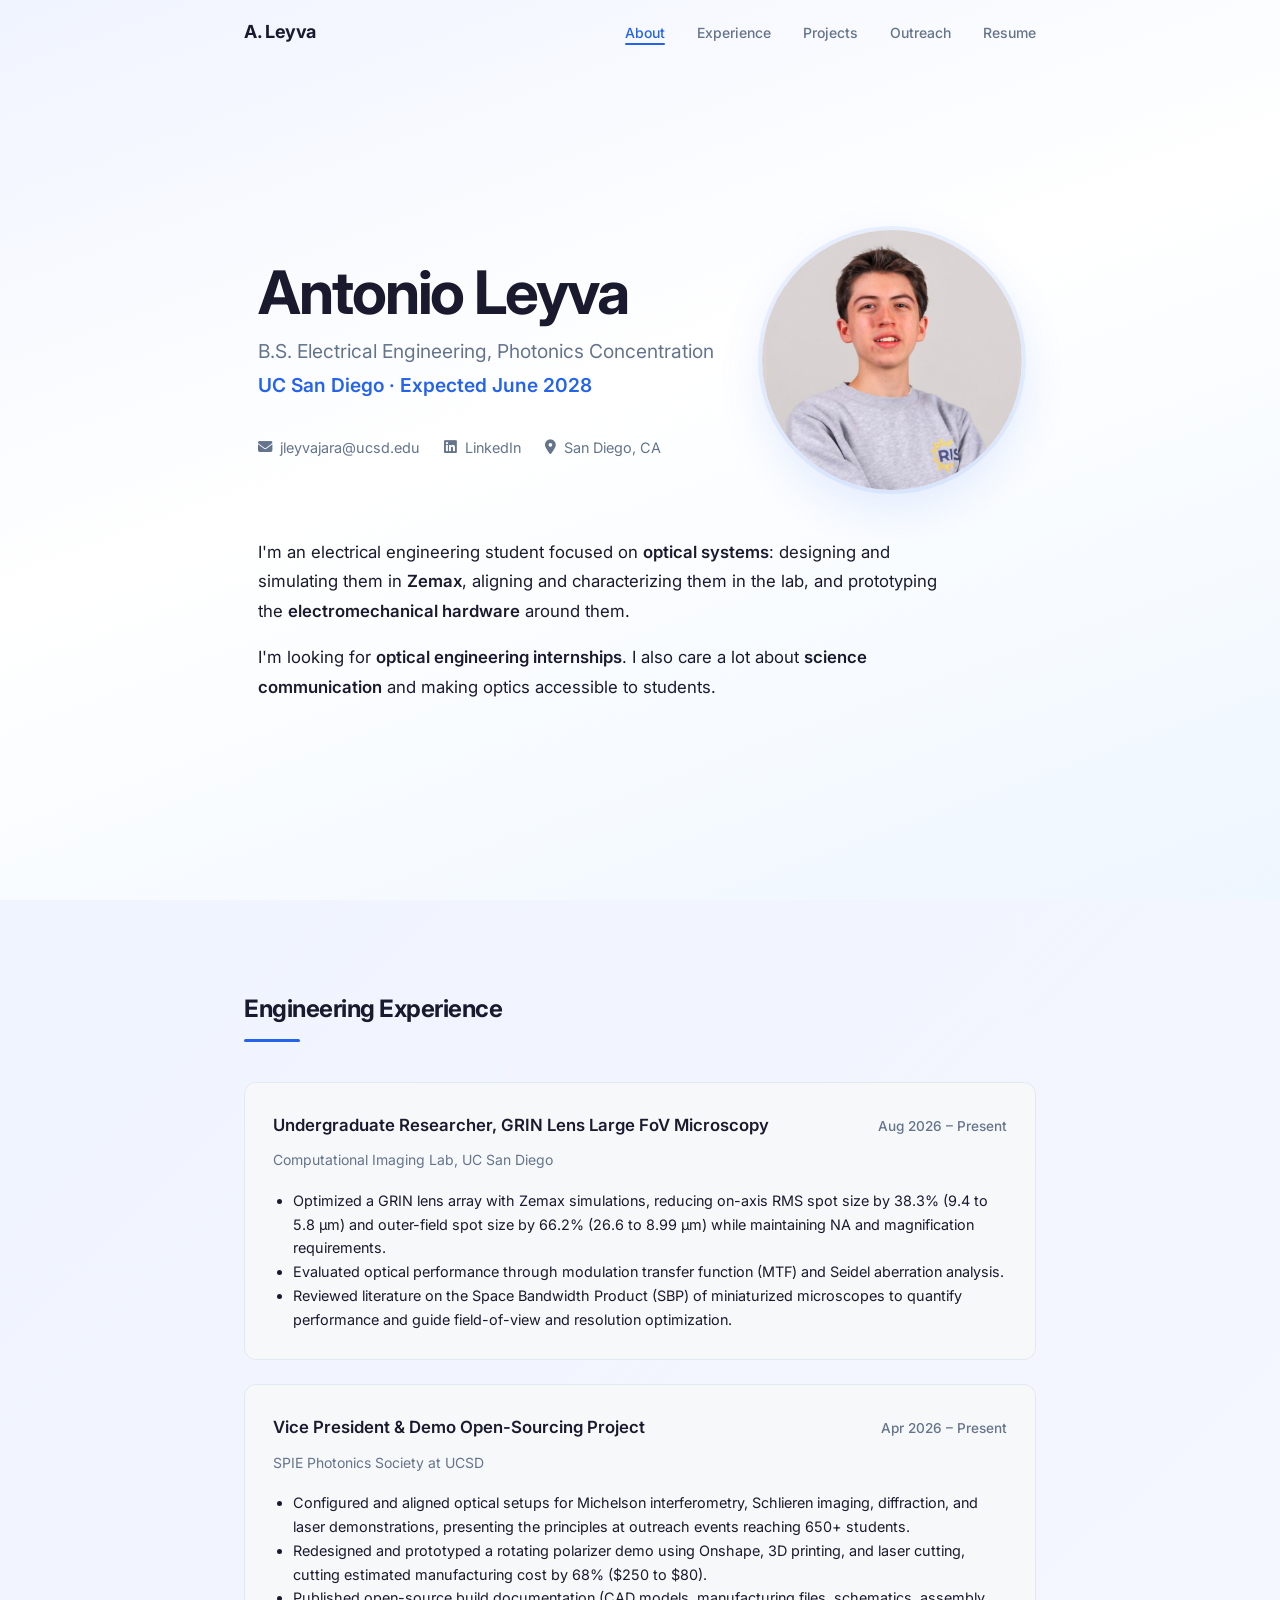
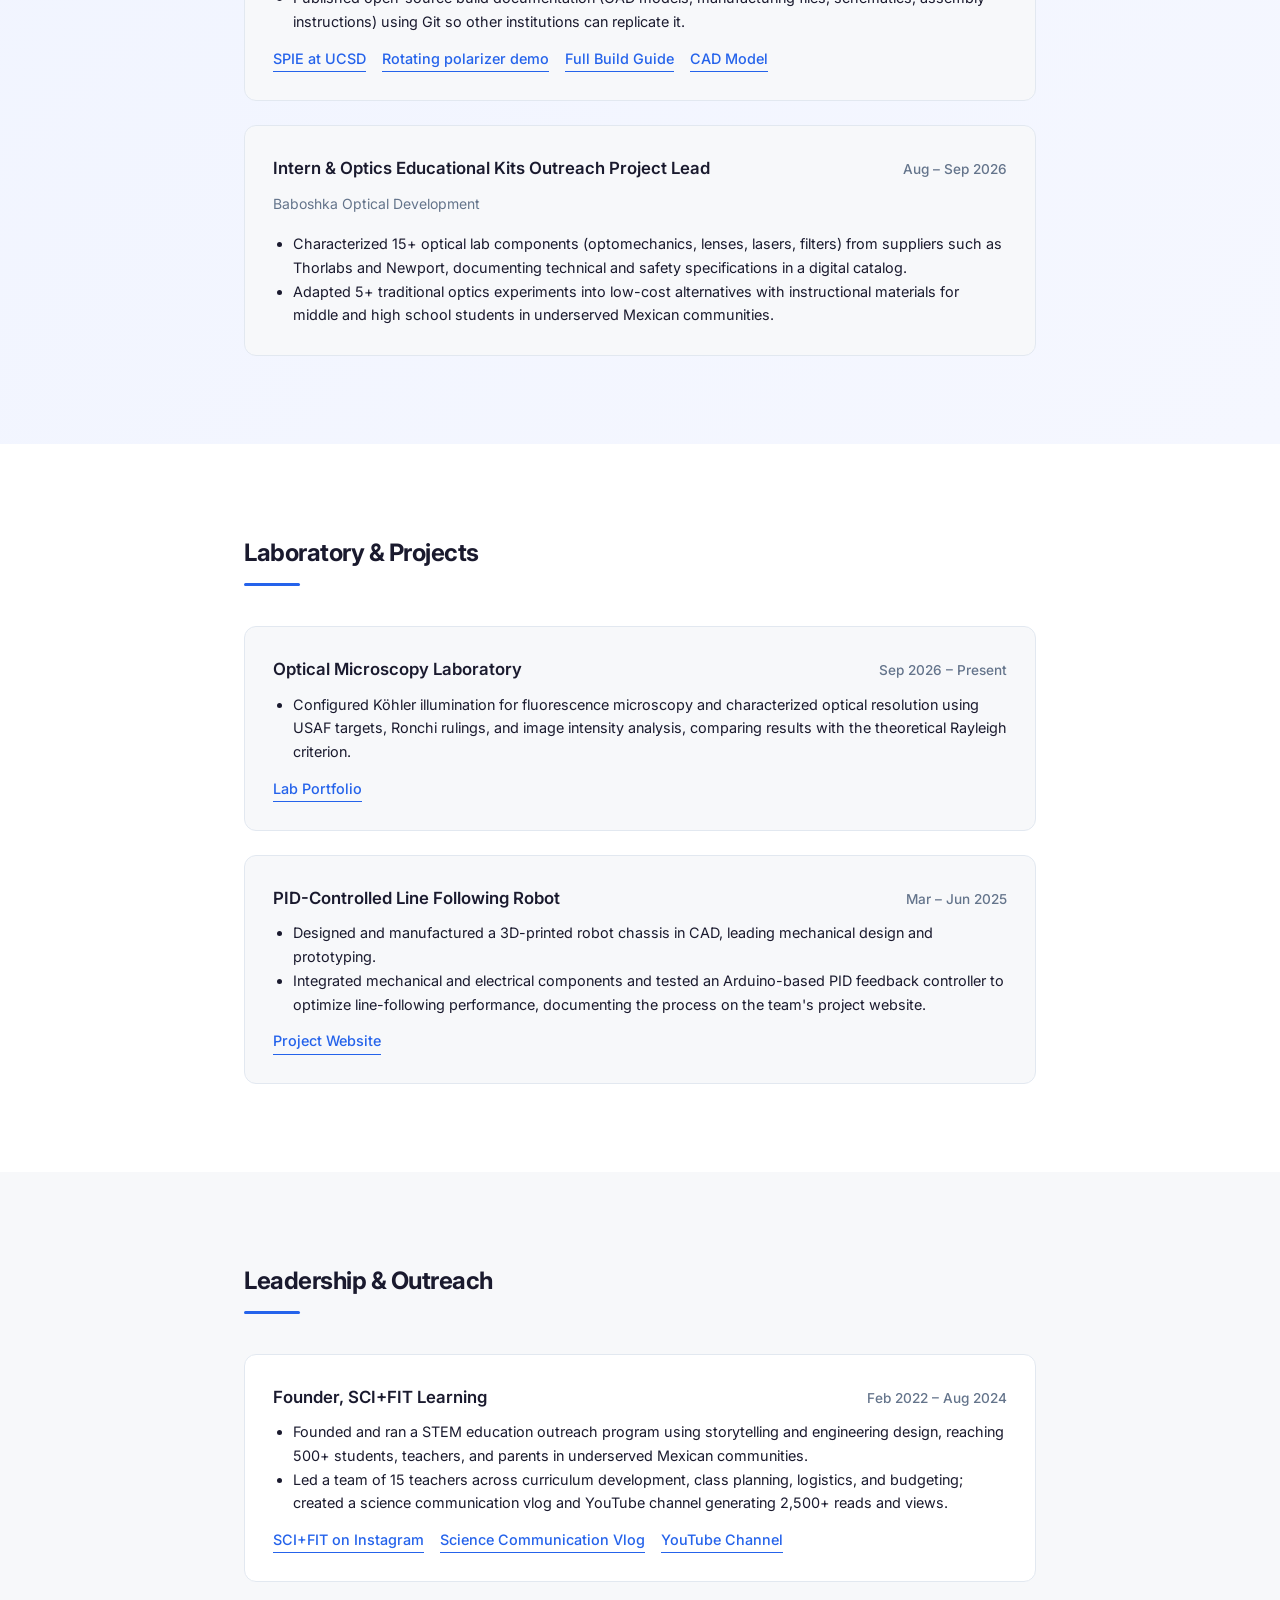
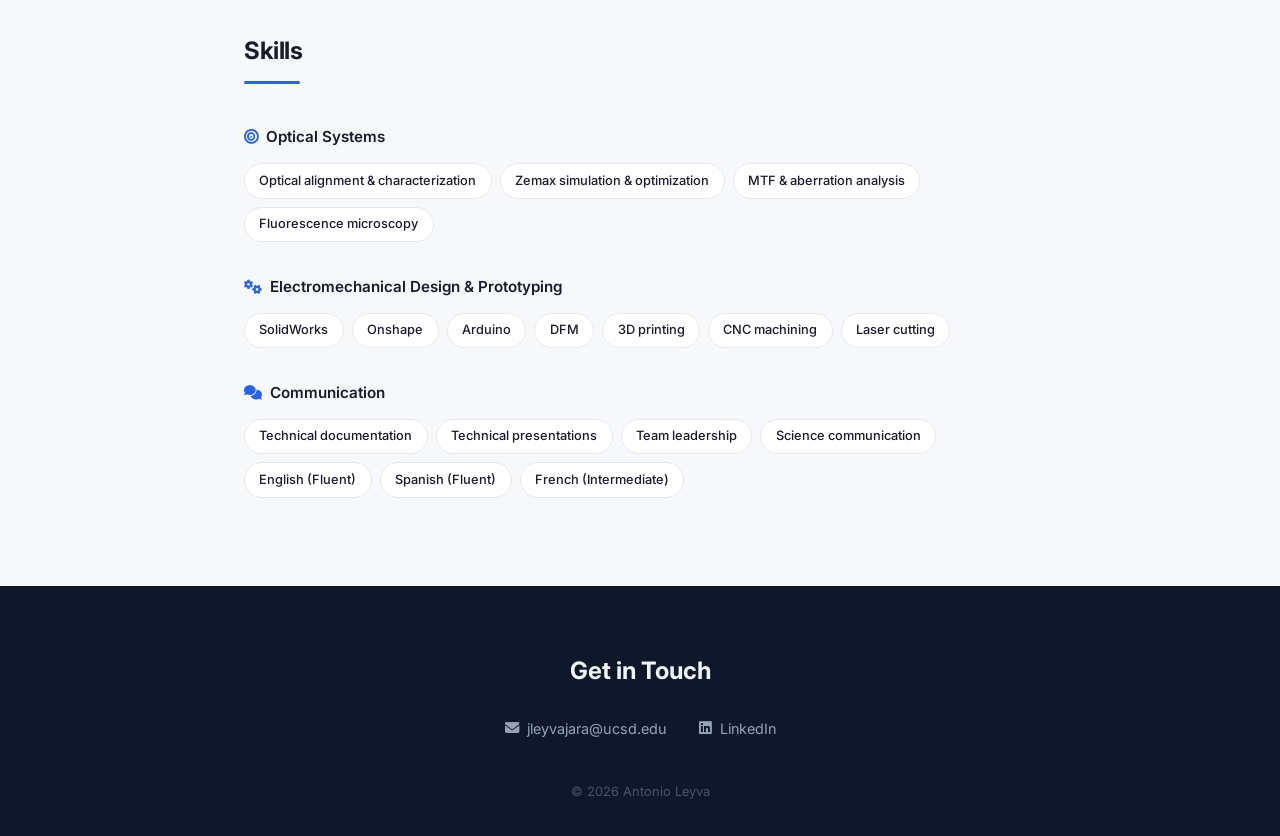
<file: index.html>
<!DOCTYPE html>
<html lang="en">
<head>
  <meta charset="UTF-8">
  <meta name="viewport" content="width=device-width, initial-scale=1.0">
  <title>Antonio Leyva – Photonics &amp; Optical Engineering</title>
  <meta name="description" content="Antonio Leyva – B.S. Electrical Engineering (Photonics) student at UC San Diego. Optical design, microscopy, and hands-on prototyping.">
  <link rel="icon" href="data:image/svg+xml,<svg xmlns=%22http://www.w3.org/2000/svg%22 viewBox=%220 0 100 100%22><text y=%22.9em%22 font-size=%2290%22>🔬</text></svg>">
  <link rel="preconnect" href="https://fonts.googleapis.com">
  <link rel="preconnect" href="https://fonts.gstatic.com" crossorigin>
  <link href="https://fonts.googleapis.com/css2?family=Inter:wght@300;400;500;600;700&display=swap" rel="stylesheet">
  <link rel="stylesheet" href="https://cdnjs.cloudflare.com/ajax/libs/font-awesome/6.5.1/css/all.min.css">
  <link rel="stylesheet" href="style.css">
</head>
<body>

  <nav class="nav" id="nav">
    <div class="nav-container">
      <a href="#hero" class="nav-logo">A. Leyva</a>
      <button class="hamburger" id="hamburger" aria-label="Toggle menu" aria-expanded="false">
        <span></span>
        <span></span>
        <span></span>
      </button>
      <div class="nav-menu" id="nav-menu">
        <ul class="nav-links">
          <li><a href="#hero">About</a></li>
          <li><a href="#experience">Experience</a></li>
          <li><a href="#projects">Projects</a></li>
          <li><a href="#leadership">Outreach</a></li>
          <li><a href="resume.html">Resume</a></li>
        </ul>
      </div>
    </div>
  </nav>

  <section class="hero" id="hero">
    <div class="container">
      <div class="hero-grid">
        <div class="hero-content">
          <h1 class="hero-name anim-hero" style="--delay: 0">Antonio Leyva</h1>
          <p class="hero-title anim-hero" style="--delay: 1">B.S. Electrical Engineering, Photonics Concentration</p>
          <p class="hero-affiliation anim-hero" style="--delay: 2">UC San Diego &middot; Expected June 2028</p>
          <div class="hero-links anim-hero" style="--delay: 3">
            <a href="mailto:jleyvajara@ucsd.edu" class="hero-link">
              <i class="fas fa-envelope"></i> jleyvajara@ucsd.edu
            </a>
            <a href="https://linkedin.com/in/antonioleyvajara" target="_blank" rel="noopener" class="hero-link">
              <i class="fab fa-linkedin"></i> LinkedIn
            </a>
            <span class="hero-link-text">
              <i class="fas fa-location-dot"></i> San Diego, CA
            </span>
          </div>
        </div>
        <div class="hero-photo anim-hero" style="--delay: 2">
          <img src="images/profile.png" alt="Antonio Leyva" width="260" height="260" style="object-position: center 20%;" onerror="this.parentElement.style.display='none'">
        </div>
      </div>
      <div class="hero-about reveal" style="--delay: 4">
        <p>
          I'm an electrical engineering student focused on <strong>optical systems</strong>: designing and simulating
          them in <strong>Zemax</strong>, aligning and characterizing them in the lab, and prototyping the
          <strong>electromechanical hardware</strong> around them.
        </p>
        <p>
          I'm looking for <strong>optical engineering internships</strong>. I also care a lot about
          <strong>science communication</strong> and making optics accessible to students.
        </p>
      </div>
    </div>
  </section>

  <section class="section news-section" id="experience">
    <div class="container">
      <h2 class="section-title reveal">Engineering Experience</h2>

      <div class="experience-card reveal" style="margin-bottom: 1.5rem;">
        <div class="experience-header">
          <h3>Undergraduate Researcher, GRIN Lens Large FoV Microscopy</h3>
          <span class="experience-date">Aug 2026 – Present</span>
        </div>
        <p class="experience-company">Computational Imaging Lab, UC San Diego</p>
        <ul class="experience-details">
          <li>Optimized a GRIN lens array with Zemax simulations, reducing on-axis RMS spot size by 38.3% (9.4 to 5.8 &micro;m) and outer-field spot size by 66.2% (26.6 to 8.99 &micro;m) while maintaining NA and magnification requirements.</li>
          <li>Evaluated optical performance through modulation transfer function (MTF) and Seidel aberration analysis.</li>
          <li>Reviewed literature on the Space Bandwidth Product (SBP) of miniaturized microscopes to quantify performance and guide field-of-view and resolution optimization.</li>
        </ul>
      </div>

      <div class="experience-card reveal" style="margin-bottom: 1.5rem;">
        <div class="experience-header">
          <h3>Vice President &amp; Demo Open-Sourcing Project</h3>
          <span class="experience-date">Apr 2026 – Present</span>
        </div>
        <p class="experience-company">SPIE Photonics Society at UCSD</p>
        <ul class="experience-details">
          <li>Configured and aligned optical setups for Michelson interferometry, Schlieren imaging, diffraction, and laser demonstrations, presenting the principles at outreach events reaching 650+ students.</li>
          <li>Redesigned and prototyped a rotating polarizer demo using Onshape, 3D printing, and laser cutting, cutting estimated manufacturing cost by 68% ($250 to $80).</li>
          <li>Published open-source build documentation (CAD models, manufacturing files, schematics, assembly instructions) using Git so other institutions can replicate it.</li>
        </ul>
        <div class="project-links">
          <a href="https://photonicsatucsd.com/" target="_blank" rel="noopener" class="inline-link">SPIE at UCSD</a>
          <a href="https://photonicsatucsd.com/demos/rotating-polarizer/" target="_blank" rel="noopener" class="inline-link">Rotating polarizer demo</a>
          <a href="https://docs.google.com/document/d/17LX7pu8DwwLDtRS-0BdYAuyCTlxGZm-d26hJAvVb6G0/edit?usp=sharing" target="_blank" rel="noopener" class="inline-link">Full Build Guide</a>
          <a href="https://cad.onshape.com/documents/973d08c03346aa7f2df32aaa/w/ab300ccd5454226b7df219cc/e/f430be3e1cba726abb87b598?page=2&email=jleyvajara@ucsd.edu" target="_blank" rel="noopener" class="inline-link">CAD Model</a>
        </div>
      </div>

      <div class="experience-card reveal">
        <div class="experience-header">
          <h3>Intern &amp; Optics Educational Kits Outreach Project Lead</h3>
          <span class="experience-date">Aug – Sep 2026</span>
        </div>
        <p class="experience-company">Baboshka Optical Development</p>
        <ul class="experience-details">
          <li>Characterized 15+ optical lab components (optomechanics, lenses, lasers, filters) from suppliers such as Thorlabs and Newport, documenting technical and safety specifications in a digital catalog.</li>
          <li>Adapted 5+ traditional optics experiments into low-cost alternatives with instructional materials for middle and high school students in underserved Mexican communities.</li>
        </ul>
      </div>
    </div>
  </section>

  <section class="section" id="projects">
    <div class="container">
      <h2 class="section-title reveal">Laboratory &amp; Projects</h2>

      <div class="experience-card reveal" style="margin-bottom: 1.5rem;">
        <div class="experience-header">
          <h3>Optical Microscopy Laboratory</h3>
          <span class="experience-date">Sep 2026 – Present</span>
        </div>
        <ul class="experience-details">
          <li>Configured K&ouml;hler illumination for fluorescence microscopy and characterized optical resolution using USAF targets, Ronchi rulings, and image intensity analysis, comparing results with the theoretical Rayleigh criterion.</li>
        </ul>
        <div class="project-links">
          <a href="https://docs.google.com/document/d/1xBBrJ8LxjoQiHo3te-tncJ_fxqUFlbQRoViluK-bv0Q/edit?usp=sharing" target="_blank" rel="noopener" class="inline-link">Lab Portfolio</a>
        </div>
      </div>

      <div class="experience-card reveal">
        <div class="experience-header">
          <h3>PID-Controlled Line Following Robot</h3>
          <span class="experience-date">Mar – Jun 2025</span>
        </div>
        <ul class="experience-details">
          <li>Designed and manufactured a 3D-printed robot chassis in CAD, leading mechanical design and prototyping.</li>
          <li>Integrated mechanical and electrical components and tested an Arduino-based PID feedback controller to optimize line-following performance, documenting the process on the team's project website.</li>
        </ul>
        <div class="project-links">
          <a href="https://sites.google.com/ucsd.edu/confusedmatlabusers" target="_blank" rel="noopener" class="inline-link">Project Website</a>
        </div>
      </div>
  </section>

  <section class="section section-alt" id="leadership">
    <div class="container">
      <h2 class="section-title reveal">Leadership &amp; Outreach</h2>

      <div class="experience-card reveal" style="background: var(--color-bg);">
        <div class="experience-header">
          <h3>Founder, SCI+FIT Learning</h3>
          <span class="experience-date">Feb 2022 – Aug 2024</span>
        </div>
        <ul class="experience-details">
          <li>Founded and ran a STEM education outreach program using storytelling and engineering design, reaching 500+ students, teachers, and parents in underserved Mexican communities.</li>
          <li>Led a team of 15 teachers across curriculum development, class planning, logistics, and budgeting; created a science communication vlog and YouTube channel generating 2,500+ reads and views.</li>
        </ul>
        <div class="project-links">
          <a href="https://www.instagram.com/scifit.learning/" target="_blank" rel="noopener" class="inline-link">SCI+FIT on Instagram</a>
          <a href="https://anthonyleyva21.substack.com/" target="_blank" rel="noopener" class="inline-link">Science Communication Vlog</a> 
          <a href="https://www.youtube.com/@antonioleyvaproductions/videos" target="_blank" rel="noopener" class="inline-link">YouTube Channel</a> 
        </div>
      </div>

      <h2 class="section-title reveal" style="margin-top: 3rem;">Skills</h2>
      <div class="skills-grid reveal">
        <div class="skill-category">
          <h4><i class="fas fa-bullseye"></i> Optical Systems</h4>
          <div class="skill-tags">
            <span class="skill-tag">Optical alignment &amp; characterization</span>
            <span class="skill-tag">Zemax simulation &amp; optimization</span>
            <span class="skill-tag">MTF &amp; aberration analysis</span>
            <span class="skill-tag">Fluorescence microscopy</span>
          </div>
        </div>
        <div class="skill-category">
          <h4><i class="fas fa-gears"></i> Electromechanical Design &amp; Prototyping</h4>
          <div class="skill-tags">
            <span class="skill-tag">SolidWorks</span>
            <span class="skill-tag">Onshape</span>
            <span class="skill-tag">Arduino</span>
            <span class="skill-tag">DFM</span>
            <span class="skill-tag">3D printing</span>
            <span class="skill-tag">CNC machining</span>
            <span class="skill-tag">Laser cutting</span>
          </div>
        </div>
        <div class="skill-category">
          <h4><i class="fas fa-comments"></i> Communication</h4>
          <div class="skill-tags">
            <span class="skill-tag">Technical documentation</span>
            <span class="skill-tag">Technical presentations</span>
            <span class="skill-tag">Team leadership</span>
            <span class="skill-tag">Science communication</span>
            <span class="skill-tag">English (Fluent)</span>
            <span class="skill-tag">Spanish (Fluent)</span>
            <span class="skill-tag">French (Intermediate)</span>
          </div>
        </div>
      </div>
    </div>
  </section>

  <footer class="footer" id="contact">
    <div class="container">
      <h2 class="footer-title">Get in Touch</h2>
      <div class="footer-links">
        <a href="mailto:jleyvajara@ucsd.edu"><i class="fas fa-envelope"></i> jleyvajara@ucsd.edu</a>
        <a href="https://linkedin.com/in/antonioleyvajara" target="_blank" rel="noopener"><i class="fab fa-linkedin"></i> LinkedIn</a>
      </div>
      <p class="footer-copy">&copy; 2026 Antonio Leyva</p>
    </div>
  </footer>

  <script src="main.js"></script>
</body>
</html>
</file>
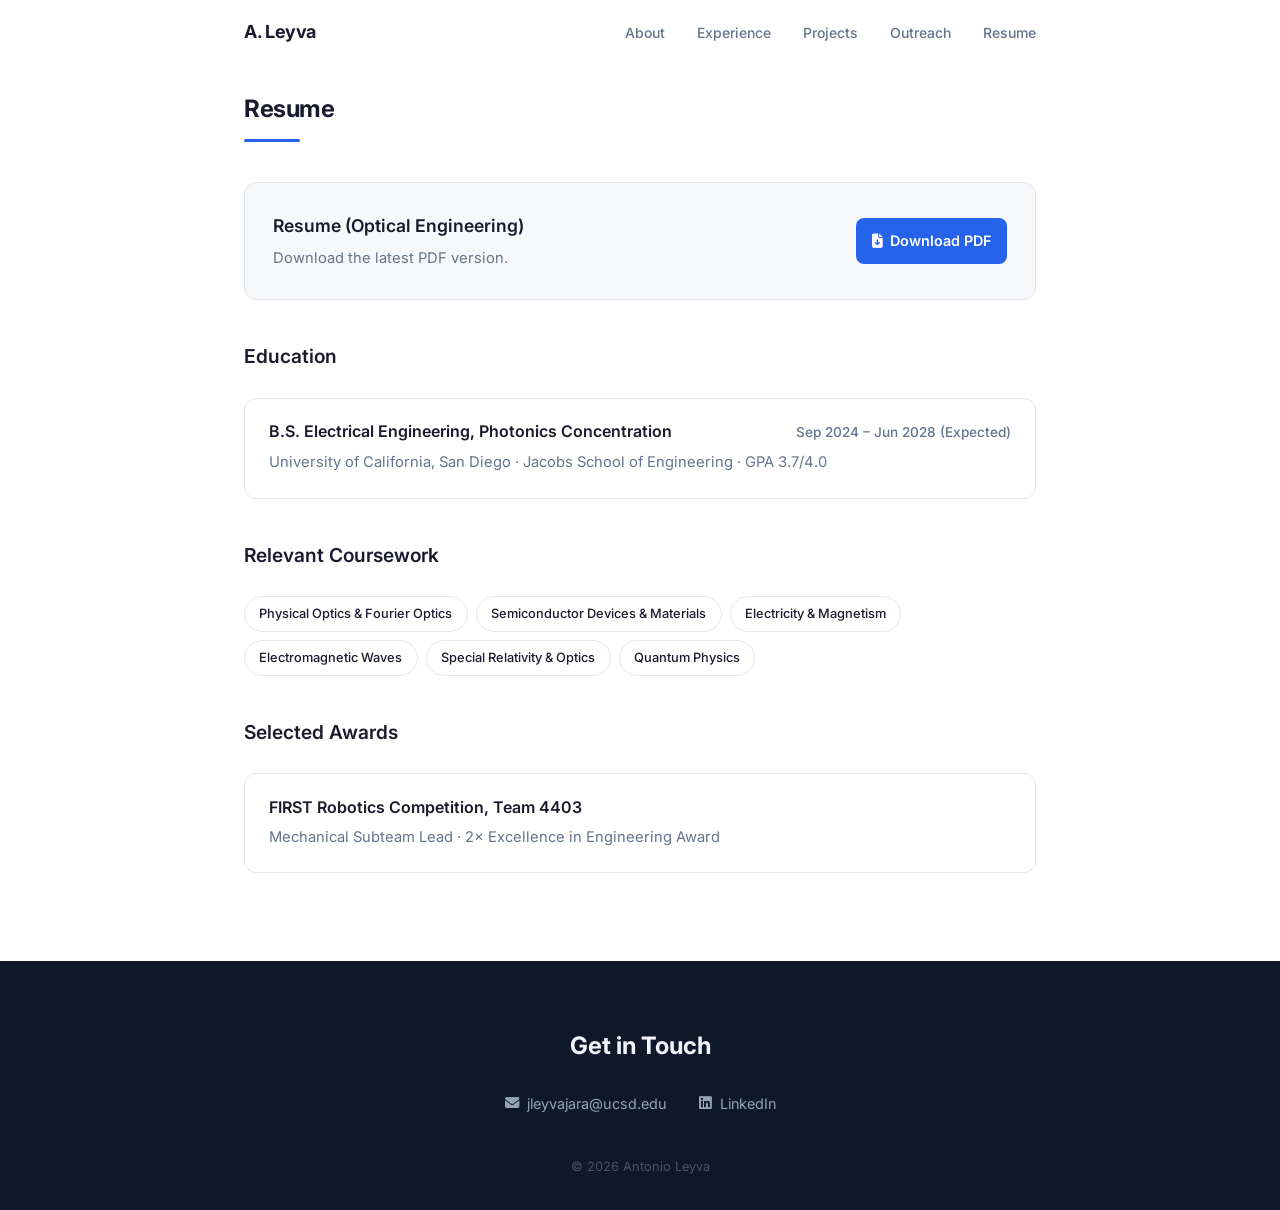
<file: resume.html>
<!DOCTYPE html>
<html lang="en">
<head>
  <meta charset="UTF-8">
  <meta name="viewport" content="width=device-width, initial-scale=1.0">
  <title>Resume – Antonio Leyva</title>
  <meta name="description" content="Antonio Leyva's resume: education and engineering experience in photonics and optical engineering.">
  <link rel="icon" href="data:image/svg+xml,<svg xmlns=%22http://www.w3.org/2000/svg%22 viewBox=%220 0 100 100%22><text y=%22.9em%22 font-size=%2290%22>🔬</text></svg>">
  <link rel="preconnect" href="https://fonts.googleapis.com">
  <link rel="preconnect" href="https://fonts.gstatic.com" crossorigin>
  <link href="https://fonts.googleapis.com/css2?family=Inter:wght@300;400;500;600;700&display=swap" rel="stylesheet">
  <link rel="stylesheet" href="https://cdnjs.cloudflare.com/ajax/libs/font-awesome/6.5.1/css/all.min.css">
  <link rel="stylesheet" href="style.css">
</head>
<body>

  <nav class="nav" id="nav">
    <div class="nav-container">
      <a href="index.html" class="nav-logo">A. Leyva</a>
      <button class="hamburger" id="hamburger" aria-label="Toggle menu" aria-expanded="false">
        <span></span>
        <span></span>
        <span></span>
      </button>
      <div class="nav-menu" id="nav-menu">
        <ul class="nav-links">
          <li><a href="index.html#hero">About</a></li>
          <li><a href="index.html#experience">Experience</a></li>
          <li><a href="index.html#projects">Projects</a></li>
          <li><a href="index.html#leadership">Outreach</a></li>
          <li><a href="resume.html">Resume</a></li>
        </ul>
      </div>
    </div>
  </nav>

  <section class="section" id="resume" style="min-height: calc(100vh - 5rem); display: flex; align-items: center;">
    <div class="container">
      <h2 class="section-title reveal">Resume</h2>

      <div class="resume-download-card reveal">
        <div>
          <h3>Resume (Optical Engineering)</h3>
          <p>Download the latest PDF version.</p>
        </div>
        <a href="resume/Antonio_Leyva_Resume.pdf" target="_blank" rel="noopener" class="resume-download-btn">
          <i class="fas fa-file-arrow-down"></i> Download PDF
        </a>
      </div>

      <h3 class="subsection-title reveal" style="margin-top: 2.5rem;">Education</h3>
      <div class="education-list">
        <div class="education-item reveal">
          <div class="education-header">
            <h4>B.S. Electrical Engineering, Photonics Concentration</h4>
            <span class="education-date">Sep 2024 – Jun 2028 (Expected)</span>
          </div>
          <p class="education-school">University of California, San Diego &middot; Jacobs School of Engineering &middot; GPA 3.7/4.0</p>
        </div>
      </div>

      <h3 class="subsection-title reveal" style="margin-top: 2.5rem;">Relevant Coursework</h3>
      <div class="skill-tags reveal">
        <span class="skill-tag">Physical Optics &amp; Fourier Optics</span>
        <span class="skill-tag">Semiconductor Devices &amp; Materials</span>
        <span class="skill-tag">Electricity &amp; Magnetism</span>
        <span class="skill-tag">Electromagnetic Waves</span>
        <span class="skill-tag">Special Relativity &amp; Optics</span>
        <span class="skill-tag">Quantum Physics</span>
      </div>

      <h3 class="subsection-title reveal" style="margin-top: 2.5rem;">Selected Awards</h3>
      <div class="education-list">
        <div class="education-item reveal">
          <div class="education-header">
            <h4>FIRST Robotics Competition, Team 4403</h4>
          </div>
          <p class="education-school">Mechanical Subteam Lead &middot; 2&times; Excellence in Engineering Award</p>
        </div>
      </div>
    </div>
  </section>

  <footer class="footer" id="contact">
    <div class="container">
      <h2 class="footer-title">Get in Touch</h2>
      <div class="footer-links">
        <a href="mailto:jleyvajara@ucsd.edu"><i class="fas fa-envelope"></i> jleyvajara@ucsd.edu</a>
        <a href="https://linkedin.com/in/antonioleyvajara" target="_blank" rel="noopener"><i class="fab fa-linkedin"></i> LinkedIn</a>
      </div>
      <p class="footer-copy">&copy; 2026 Antonio Leyva</p>
    </div>
  </footer>

  <script src="main.js"></script>
</body>
</html>
</file>
<file: style.css>
/* ================================================
   CSS Custom Properties
   ================================================ */
:root {
  --color-bg: #ffffff;
  --color-bg-alt: #f7f8fa;
  --color-text: #1a1a2e;
  --color-text-secondary: #64748b;
  --color-accent: #2563eb;
  --color-accent-light: #eff6ff;
  --color-border: #e2e8f0;
  --color-gold: #b45309;
  --color-gold-bg: #fef3c7;
  --color-footer-bg: #0f172a;
  --color-footer-text: #94a3b8;

  --font: 'Inter', -apple-system, BlinkMacSystemFont, 'Segoe UI', sans-serif;

  --ease-out-expo: cubic-bezier(0.16, 1, 0.3, 1);
  --ease-out-back: cubic-bezier(0.34, 1.56, 0.64, 1);
  --ease-smooth: cubic-bezier(0.4, 0, 0.2, 1);

  --container: 840px;
  --section-py: 5.5rem;
}

/* ================================================
   Reset & Base
   ================================================ */
*, *::before, *::after { margin: 0; padding: 0; box-sizing: border-box; }

html {
  scroll-behavior: smooth;
  scroll-padding-top: 5rem;
  -webkit-text-size-adjust: 100%;
}

body {
  font-family: var(--font);
  font-size: 1rem;
  line-height: 1.75;
  color: var(--color-text);
  background: var(--color-bg);
  -webkit-font-smoothing: antialiased;
  -moz-osx-font-smoothing: grayscale;
  overflow-x: hidden;
}

a {
  color: var(--color-accent);
  text-decoration: none;
  transition: color 0.3s var(--ease-smooth);
}
a:hover { color: #1d4ed8; }

ul { list-style: none; }
img { max-width: 100%; display: block; }

::selection {
  background: var(--color-accent);
  color: #fff;
}

/* ================================================
   Layout
   ================================================ */
.container {
  max-width: var(--container);
  margin: 0 auto;
  padding: 0 1.5rem;
}

.section {
  padding: var(--section-py) 0;
}

.section-alt {
  background: var(--color-bg-alt);
}

.section-title {
  font-size: 1.5rem;
  font-weight: 700;
  margin-bottom: 2.5rem;
  position: relative;
  padding-bottom: 0.75rem;
  letter-spacing: -0.02em;
}

.section-title::after {
  content: '';
  position: absolute;
  bottom: 0;
  left: 0;
  width: 2.5rem;
  height: 3px;
  background: var(--color-accent);
  border-radius: 2px;
  transition: width 0.6s var(--ease-out-expo);
}

.section-title.visible::after {
  width: 3.5rem;
}

.subsection-title {
  font-size: 1.2rem;
  font-weight: 600;
  margin-top: 3rem;
  margin-bottom: 1.5rem;
}

/* ================================================
   Navigation
   ================================================ */
.nav {
  position: fixed;
  top: 0;
  left: 0;
  right: 0;
  z-index: 1000;
  padding: 1rem 0;
  transition: background 0.5s var(--ease-smooth),
              padding 0.5s var(--ease-smooth),
              box-shadow 0.5s var(--ease-smooth);
}

.nav.scrolled {
  background: rgba(255, 255, 255, 0.88);
  backdrop-filter: blur(20px);
  -webkit-backdrop-filter: blur(20px);
  box-shadow: 0 1px 3px rgba(0, 0, 0, 0.04);
  padding: 0.65rem 0;
}

.nav-container {
  max-width: var(--container);
  margin: 0 auto;
  padding: 0 1.5rem;
  display: flex;
  align-items: center;
  justify-content: space-between;
}

.nav-logo {
  font-size: 1.125rem;
  font-weight: 700;
  color: var(--color-text);
  letter-spacing: -0.02em;
}
.nav-logo:hover { color: var(--color-accent); }

.nav-links {
  display: flex;
  gap: 2rem;
}

.nav-links a {
  font-size: 0.875rem;
  font-weight: 500;
  color: var(--color-text-secondary);
  position: relative;
}

.nav-links a::after {
  content: '';
  position: absolute;
  bottom: -4px;
  left: 0;
  width: 0;
  height: 2px;
  background: var(--color-accent);
  border-radius: 1px;
  transition: width 0.35s var(--ease-out-expo);
}

.nav-links a:hover,
.nav-links a.active {
  color: var(--color-accent);
}
.nav-links a:hover::after,
.nav-links a.active::after {
  width: 100%;
}

/* Hamburger */
.hamburger {
  display: none;
  flex-direction: column;
  gap: 5px;
  background: none;
  border: none;
  cursor: pointer;
  padding: 4px;
  z-index: 1001;
}

.hamburger span {
  display: block;
  width: 22px;
  height: 2px;
  background: var(--color-text);
  border-radius: 2px;
  transition: all 0.4s var(--ease-out-expo);
  transform-origin: center;
}

.hamburger.active span:nth-child(1) {
  transform: rotate(45deg) translate(5px, 5px);
}
.hamburger.active span:nth-child(2) {
  opacity: 0;
  transform: scaleX(0);
}
.hamburger.active span:nth-child(3) {
  transform: rotate(-45deg) translate(5px, -5px);
}

/* Mobile overlay */
.nav-menu {
  display: flex;
}

/* ================================================
   Hero
   ================================================ */
.hero {
  min-height: 100vh;
  min-height: 100dvh;
  display: flex;
  align-items: center;
  background: linear-gradient(160deg, #f0f4ff 0%, #ffffff 45%, #eef6ff 100%);
  padding: 6rem 0 4rem;
}

.hero-grid {
  display: flex;
  align-items: center;
  justify-content: space-between;
  gap: 3rem;
}

.hero-content {
  max-width: 520px;
  flex: 1;
}

.hero-photo {
  flex-shrink: 0;
}

.hero-photo img {
  width: 260px;
  height: 260px;
  border-radius: 50%;
  object-fit: cover;
  box-shadow: 0 16px 48px rgba(37, 99, 235, 0.12), 0 0 0 4px rgba(37, 99, 235, 0.08);
  transition: transform 0.6s var(--ease-out-expo),
              box-shadow 0.6s var(--ease-out-expo);
}

.hero-photo img:hover {
  transform: scale(1.04) rotate(1deg);
  box-shadow: 0 20px 56px rgba(37, 99, 235, 0.18), 0 0 0 4px rgba(37, 99, 235, 0.12);
}

.hero-name {
  font-size: clamp(2.5rem, 7vw, 3.75rem);
  font-weight: 700;
  letter-spacing: -0.035em;
  line-height: 1.1;
  margin-bottom: 0.75rem;
}

.hero-title {
  font-size: clamp(1rem, 2.5vw, 1.2rem);
  color: var(--color-text-secondary);
  font-weight: 400;
  line-height: 1.5;
  margin-bottom: 0.2rem;
}

.hero-affiliation {
  font-size: clamp(1rem, 2.5vw, 1.2rem);
  color: var(--color-accent);
  font-weight: 600;
  margin-bottom: 2rem;
}

.hero-affiliation-compact {
  margin-bottom: 1rem;
}

.hero-links {
  display: flex;
  flex-wrap: wrap;
  gap: 1.5rem;
  align-items: center;
}

.hero-link,
.hero-link-text {
  display: inline-flex;
  align-items: center;
  gap: 0.5rem;
  font-size: 0.9rem;
  color: var(--color-text-secondary);
  transition: color 0.3s var(--ease-smooth);
}
.hero-link:hover { color: var(--color-accent); }

/* Hero entrance animation */
.anim-hero {
  opacity: 0;
  transform: translateY(28px);
  animation: heroIn 0.95s var(--ease-out-expo) forwards;
  animation-delay: calc(var(--delay) * 0.13s + 0.15s);
}

@keyframes heroIn {
  to {
    opacity: 1;
    transform: translateY(0);
  }
}

/* ================================================
   Hero About (below photo and background)
   ================================================ */
.hero-about {
  font-size: 1.05rem;
  max-width: 680px;
  margin-top: 3rem;
  opacity: 0;
  transform: translateY(28px);
  animation: heroIn 0.95s var(--ease-out-expo) forwards;
  animation-delay: calc(var(--delay) * 0.13s + 0.15s);
}

.hero-about strong {
  font-weight: 600;
}

.hero-about p:first-child {
  margin-bottom: 1.1rem;
}

/* ================================================
   Timeline (Education)
   ================================================ */
.timeline {
  position: relative;
  padding-left: 2rem;
}

.timeline::before {
  content: '';
  position: absolute;
  left: 6px;
  top: 8px;
  bottom: 8px;
  width: 2px;
  background: var(--color-border);
}

.timeline-item {
  position: relative;
  padding-bottom: 2.5rem;
}
.timeline-item:last-child { padding-bottom: 0; }

.timeline-dot {
  position: absolute;
  left: -2rem;
  top: 6px;
  width: 14px;
  height: 14px;
  border-radius: 50%;
  background: var(--color-bg-alt);
  border: 3px solid var(--color-accent);
  z-index: 1;
  transform: scale(0);
  transition: transform 0.5s var(--ease-out-back),
              background 0.3s var(--ease-smooth);
}

.timeline-item.visible .timeline-dot {
  transform: scale(1);
}

.timeline-item:hover .timeline-dot {
  background: var(--color-accent);
}

.timeline-header {
  display: flex;
  justify-content: space-between;
  align-items: baseline;
  flex-wrap: wrap;
  gap: 0.5rem;
  margin-bottom: 0.25rem;
}

.timeline-header h3 {
  font-size: 1.1rem;
  font-weight: 600;
}

.timeline-date {
  font-size: 0.85rem;
  color: var(--color-text-secondary);
  font-weight: 500;
  white-space: nowrap;
}

.timeline-degree {
  font-size: 0.95rem;
  margin-bottom: 0.1rem;
}

.timeline-location {
  font-size: 0.85rem;
  color: var(--color-text-secondary);
}

/* ================================================
   Research Cards
   ================================================ */
.research-card {
  background: var(--color-bg);
  border: 1px solid var(--color-border);
  border-radius: 12px;
  padding: 1.75rem;
  margin-bottom: 1.5rem;
  display: grid;
  grid-template-columns: 180px 1fr;
  gap: 1.5rem;
  align-items: start;
  transition: transform 0.45s var(--ease-out-expo),
              box-shadow 0.45s var(--ease-out-expo),
              border-color 0.35s var(--ease-smooth);
}

.research-card:last-child { margin-bottom: 0; }

.research-card:hover {
  transform: translateY(-4px);
  box-shadow: 0 12px 36px rgba(0, 0, 0, 0.07);
  border-color: var(--color-accent);
}

.research-header {
  display: flex;
  justify-content: space-between;
  align-items: center;
  flex-wrap: wrap;
  gap: 0.75rem;
  margin-bottom: 1rem;
}

.research-header h3 {
  font-size: 1.05rem;
  font-weight: 600;
  flex: 1;
  min-width: 200px;
}

.paper-link {
  display: inline-flex;
  align-items: center;
  gap: 0.4rem;
  padding: 0.4rem 0.8rem;
  font-size: 0.85rem;
  font-weight: 500;
  color: var(--color-accent);
  text-decoration: none;
  border: 1px solid var(--color-accent);
  border-radius: 6px;
  transition: all 0.25s var(--ease-smooth);
  white-space: nowrap;
}

.paper-link:hover {
  background: var(--color-accent);
  color: white;
}

.research-date {
  font-size: 0.85rem;
  color: var(--color-text-secondary);
  font-weight: 500;
  white-space: nowrap;
}

.research-meta {
  display: flex;
  flex-wrap: wrap;
  gap: 0.5rem;
  font-size: 0.875rem;
  margin-bottom: 1rem;
}

.research-meta span {
  display: inline-flex;
  align-items: center;
  padding: 0.25rem 0.6rem;
  color: var(--color-text-secondary);
  background: var(--color-bg-alt);
  border: 1px solid var(--color-border);
  border-radius: 999px;
  line-height: 1.4;
}

.research-details {
  padding-left: 1.25rem;
  list-style: disc;
}

.research-details li {
  font-size: 0.9rem;
  margin-bottom: 0.35rem;
  line-height: 1.65;
}
.research-details li:last-child { margin-bottom: 0; }

.research-figure {
  width: 180px;
  height: 130px;
}

.research-figure img {
  width: 100%;
  height: 100%;
  object-fit: contain;
  background: var(--color-bg-alt);
  border-radius: 8px;
  border: 1px solid var(--color-border);
}

.research-abstract {
  font-size: 0.95rem;
  line-height: 1.7;
  color: var(--color-text);
}

/* ================================================
   News Section
   ================================================ */
.news-section {
  background: linear-gradient(135deg, #f0f4ff 0%, #f5f7ff 100%);
}

.news-card {
  background: var(--color-bg);
  border: 1px solid var(--color-border);
  border-radius: 12px;
  padding: 2rem;
  box-shadow: 0 4px 16px rgba(37, 99, 235, 0.06);
  transition: all 0.35s var(--ease-smooth);
}

.news-card:hover {
  box-shadow: 0 12px 32px rgba(37, 99, 235, 0.1);
  border-color: var(--color-accent);
  transform: translateY(-2px);
}

.news-list {
  list-style: none;
  padding: 0;
}

.news-list li {
  display: flex;
  gap: 1.5rem;
  padding: 1rem 0;
  border-bottom: 1px solid var(--color-border);
  align-items: flex-start;
}

.news-list li:last-child {
  border-bottom: none;
  padding-bottom: 0;
}

.news-date {
  font-size: 0.85rem;
  font-weight: 600;
  color: var(--color-accent);
  white-space: nowrap;
  padding-top: 0.1rem;
  flex: 0 0 8rem;
}

.news-text {
  font-size: 0.95rem;
  line-height: 1.6;
  color: var(--color-text);
  flex: 1;
  min-width: 0;
}

.news-text strong {
  font-weight: 600;
  color: var(--color-text);
}

/* ================================================
   Publications
   ================================================ */
.pub-item {
  padding: 1.4rem 1.5rem;
  border-left: 3px solid var(--color-border);
  margin-bottom: 1.25rem;
  border-radius: 0 8px 8px 0;
  transition: border-color 0.35s var(--ease-smooth),
              background 0.35s var(--ease-smooth),
              padding-left 0.35s var(--ease-out-expo);
}

.pub-item:hover {
  border-left-color: var(--color-accent);
  background: rgba(37, 99, 235, 0.025);
  padding-left: 1.75rem;
}

.pub-text p {
  font-size: 0.95rem;
  line-height: 1.7;
  margin-bottom: 0.6rem;
}

.badge {
  display: inline-block;
  font-size: 0.75rem;
  font-weight: 600;
  padding: 0.2rem 0.7rem;
  border-radius: 20px;
  background: var(--color-accent-light);
  color: var(--color-accent);
  letter-spacing: 0.01em;
}

.badge-gold {
  background: var(--color-gold-bg);
  color: var(--color-gold);
}

/* ================================================
   Experience
   ================================================ */
.experience-card {
  background: var(--color-bg-alt);
  border: 1px solid var(--color-border);
  border-radius: 12px;
  padding: 1.75rem;
  transition: transform 0.45s var(--ease-out-expo),
              box-shadow 0.45s var(--ease-out-expo);
}

.experience-card:hover {
  transform: translateY(-3px);
  box-shadow: 0 8px 28px rgba(0, 0, 0, 0.05);
}

.experience-header {
  display: flex;
  justify-content: space-between;
  align-items: baseline;
  flex-wrap: wrap;
  gap: 0.75rem;
  margin-bottom: 0.5rem;
}

.experience-header h3 {
  font-size: 1.05rem;
  font-weight: 600;
}

.experience-date {
  font-size: 0.85rem;
  color: var(--color-text-secondary);
  font-weight: 500;
}

.experience-company {
  font-size: 0.875rem;
  color: var(--color-text-secondary);
  margin-bottom: 1rem;
}

.experience-details {
  padding-left: 1.25rem;
  list-style: disc;
}

.experience-details li {
  font-size: 0.9rem;
  line-height: 1.65;
}

.inline-link {
  color: var(--color-accent);
  text-decoration: none;
  font-weight: 500;
  border-bottom: 1px solid var(--color-accent);
  transition: opacity 0.25s var(--ease-smooth);
}

.inline-link:hover {
  opacity: 0.8;
}

.experience-card-with-image {
  display: flex;
  gap: 1.5rem;
  align-items: flex-start;
}

.experience-card-image {
  flex-shrink: 0;
  width: 140px;
}

.experience-card-image img {
  width: 100%;
  height: auto;
  border-radius: 8px;
  border: 1px solid var(--color-border);
}

.experience-card-content {
  flex: 1;
  min-width: 0;
}

@media (max-width: 768px) {
  .experience-card-with-image {
    flex-direction: column;
  }

  .experience-card-image {
    width: 100%;
  }
}

/* ================================================
   Resume
   ================================================ */
.resume-download-card {
  display: flex;
  justify-content: space-between;
  align-items: center;
  gap: 1.5rem;
  background: var(--color-bg-alt);
  border: 1px solid var(--color-border);
  border-radius: 12px;
  padding: 1.75rem;
  margin-bottom: 2.5rem;
  transition: transform 0.45s var(--ease-out-expo),
              box-shadow 0.45s var(--ease-out-expo),
              border-color 0.35s var(--ease-smooth);
}

.resume-download-card:hover {
  transform: translateY(-3px);
  box-shadow: 0 10px 30px rgba(0, 0, 0, 0.06);
  border-color: var(--color-accent);
}

.resume-download-label {
  font-size: 0.78rem;
  font-weight: 700;
  color: var(--color-accent);
  text-transform: uppercase;
  letter-spacing: 0.08em;
  margin-bottom: 0.35rem;
}

.resume-download-card h3 {
  font-size: 1.1rem;
  font-weight: 600;
  margin-bottom: 0.35rem;
}

.resume-download-card p:not(.resume-download-label) {
  font-size: 0.92rem;
  color: var(--color-text-secondary);
  line-height: 1.6;
}

.resume-download-btn {
  display: inline-flex;
  align-items: center;
  justify-content: center;
  gap: 0.45rem;
  flex-shrink: 0;
  min-height: 2.75rem;
  padding: 0.65rem 1rem;
  border-radius: 8px;
  background: var(--color-accent);
  color: #ffffff;
  font-size: 0.9rem;
  font-weight: 600;
  white-space: nowrap;
  transition: transform 0.25s var(--ease-smooth),
              box-shadow 0.25s var(--ease-smooth),
              background 0.25s var(--ease-smooth);
}

.resume-download-btn:hover {
  background: #1d4ed8;
  color: #ffffff;
  transform: translateY(-2px);
  box-shadow: 0 8px 20px rgba(37, 99, 235, 0.22);
}

.education-list {
  display: grid;
  gap: 1rem;
}

.education-item {
  background: var(--color-bg);
  border: 1px solid var(--color-border);
  border-radius: 12px;
  padding: 1.35rem 1.5rem;
  transition: transform 0.45s var(--ease-out-expo),
              box-shadow 0.45s var(--ease-out-expo),
              border-color 0.35s var(--ease-smooth);
}

.education-item:hover {
  transform: translateY(-3px);
  box-shadow: 0 8px 28px rgba(0, 0, 0, 0.05);
  border-color: var(--color-accent);
}

.education-header {
  display: flex;
  justify-content: space-between;
  align-items: baseline;
  flex-wrap: wrap;
  gap: 0.5rem 1rem;
  margin-bottom: 0.35rem;
}

.education-header h4 {
  font-size: 1rem;
  font-weight: 600;
  line-height: 1.45;
}

.education-date {
  font-size: 0.85rem;
  color: var(--color-text-secondary);
  font-weight: 500;
}

.education-school {
  font-size: 0.92rem;
  color: var(--color-text-secondary);
}

/* ================================================
   Interests (single boxed row)
   ================================================ */
/* subtitle removed — no dedicated styles needed */

.interests-box {
  background: var(--color-bg-alt);
  border: 1px solid var(--color-border);
  border-radius: 12px;
  padding: 1rem 1.25rem;
}

.interests-row {
  display: flex;
  justify-content: center;
  align-items: center;
  gap: 1rem;
}

.interests-row img {
  width: 120px;
  height: 120px;
  object-fit: cover;
  border-radius: 8px;
  border: 1px solid var(--color-border);
  transition: transform 0.25s var(--ease-smooth);
}

.interests-row img:hover {
  transform: scale(1.06);
}

@media (max-width: 1024px) {
  .interests-row img {
    width: 100px;
    height: 100px;
  }
}

@media (max-width: 768px) {
  .interests-row img {
    width: 84px;
    height: 84px;
  }
}

@media (max-width: 480px) {
  .interests-row {
    gap: 0.5rem;
  }
  .interests-row img {
    width: 68px;
    height: 68px;
  }
}

/* ================================================
   Skills
   ================================================ */
.skills-grid {
  display: grid;
  gap: 2rem;
}

.skill-category h4 {
  font-size: 0.95rem;
  font-weight: 600;
  margin-bottom: 0.75rem;
  display: flex;
  align-items: center;
  gap: 0.5rem;
}

.skill-category h4 i {
  color: var(--color-accent);
  font-size: 0.9rem;
}

.skill-tags {
  display: flex;
  flex-wrap: wrap;
  gap: 0.5rem;
}

.skill-tag {
  display: inline-block;
  font-size: 0.8rem;
  font-weight: 500;
  padding: 0.35rem 0.9rem;
  border-radius: 20px;
  background: var(--color-bg);
  border: 1px solid var(--color-border);
  color: var(--color-text);
  transition: all 0.35s var(--ease-out-back);
  cursor: default;
}

.skill-tag:hover {
  border-color: var(--color-accent);
  color: var(--color-accent);
  transform: translateY(-2px);
  box-shadow: 0 4px 14px rgba(37, 99, 235, 0.12);
}

/* ================================================
   Footer
   ================================================ */
.footer {
  background: var(--color-footer-bg);
  color: var(--color-footer-text);
  padding: 4rem 0 2rem;
  text-align: center;
}

.footer-title {
  font-size: 1.5rem;
  font-weight: 700;
  color: #f1f5f9;
  margin-bottom: 1.5rem;
}

.footer-links {
  display: flex;
  justify-content: center;
  flex-wrap: wrap;
  gap: 2rem;
  margin-bottom: 2.5rem;
}

.footer-links a {
  display: inline-flex;
  align-items: center;
  gap: 0.5rem;
  font-size: 0.9rem;
  color: var(--color-footer-text);
  transition: color 0.3s var(--ease-smooth);
}
.footer-links a:hover { color: #ffffff; }

.footer-copy {
  font-size: 0.8rem;
  color: #475569;
}

/* ================================================
   Scroll Reveal
   ================================================ */
.reveal {
  opacity: 0;
  transform: translateY(32px);
  transition: opacity 0.85s var(--ease-out-expo),
              transform 0.85s var(--ease-out-expo);
  transition-delay: calc(var(--delay, 0) * 0.1s);
}

.reveal.visible {
  opacity: 1;
  transform: translateY(0);
}

/* ================================================
   Reduced Motion
   ================================================ */
@media (prefers-reduced-motion: reduce) {
  html { scroll-behavior: auto; }

  .reveal,
  .anim-hero {
    opacity: 1 !important;
    transform: none !important;
    animation: none !important;
    transition: none !important;
  }

  .timeline-dot {
    transform: scale(1) !important;
    transition: none !important;
  }
}

/* ================================================
   Responsive – Tablet
   ================================================ */
@media (max-width: 768px) {
  :root {
    --section-py: 3.5rem;
  }

  /* Nav mobile menu */
  .hamburger {
    display: flex;
  }

  .nav-menu {
    position: fixed;
    inset: 0;
    background: rgba(255, 255, 255, 0.97);
    backdrop-filter: blur(24px);
    -webkit-backdrop-filter: blur(24px);
    display: flex;
    align-items: center;
    justify-content: center;
    opacity: 0;
    pointer-events: none;
    transition: opacity 0.45s var(--ease-out-expo);
  }

  .nav-menu.open {
    opacity: 1;
    pointer-events: all;
  }

  .nav-links {
    flex-direction: column;
    align-items: center;
    gap: 2.25rem;
  }

  .nav-links a {
    font-size: 1.3rem;
  }

  /* Hero */
  .hero {
    min-height: 85vh;
    min-height: 85dvh;
    padding: 5rem 0 3rem;
  }

  .hero-grid {
    flex-direction: column-reverse;
    text-align: center;
    gap: 2rem;
  }

  .hero-photo img {
    width: 180px;
    height: 180px;
  }

  .hero-links {
    flex-direction: column;
    gap: 0.75rem;
    align-items: center;
  }

  /* Timeline */
  .timeline-header {
    flex-direction: column;
    gap: 0.15rem;
  }

  /* Research */
  .research-header {
    flex-direction: column;
    align-items: flex-start;
    gap: 0.25rem;
  }

  .research-card {
    grid-template-columns: 140px 1fr;
    gap: 1rem;
    padding: 1.25rem;
  }

  .research-figure {
    width: 140px;
    height: 110px;
  }

  .research-figure img {
    max-height: none;
  }

  /* Experience */
  .experience-header {
    flex-direction: column;
    gap: 0.25rem;
  }

  /* Resume */
  .resume-download-card {
    align-items: flex-start;
    flex-direction: column;
    padding: 1.25rem;
  }

  .resume-download-btn {
    width: 100%;
  }

  .education-header {
    flex-direction: column;
    gap: 0.15rem;
  }

  /* Footer */
  .footer-links {
    flex-direction: column;
    gap: 1rem;
  }
}

/* ================================================
   Responsive – Phone
   ================================================ */
@media (max-width: 480px) {
  :root {
    --section-py: 2.5rem;
  }

  .container {
    padding: 0 1.15rem;
  }

  .section-title {
    font-size: 1.3rem;
    margin-bottom: 2rem;
  }

  .research-card,
  .experience-card,
  .resume-download-card,
  .education-item {
    padding: 1rem;
  }

  .research-card {
    grid-template-columns: 96px 1fr;
    gap: 0.8rem;
  }

  .research-header h3 {
    min-width: 0;
  }

  .research-figure {
    width: 96px;
    height: 82px;
  }

  .pub-item {
    padding: 1rem;
  }

  .timeline {
    padding-left: 1.5rem;
  }

  .timeline-dot {
    left: -1.5rem;
    width: 12px;
    height: 12px;
  }
}

/* Added for portfolio: skills block + hero without photo */
.skills-grid { margin-top: 0.5rem; }
.project-links { margin-top: 0.75rem; display: flex; gap: 1rem; flex-wrap: wrap; font-size: 0.9rem; }
</file>
